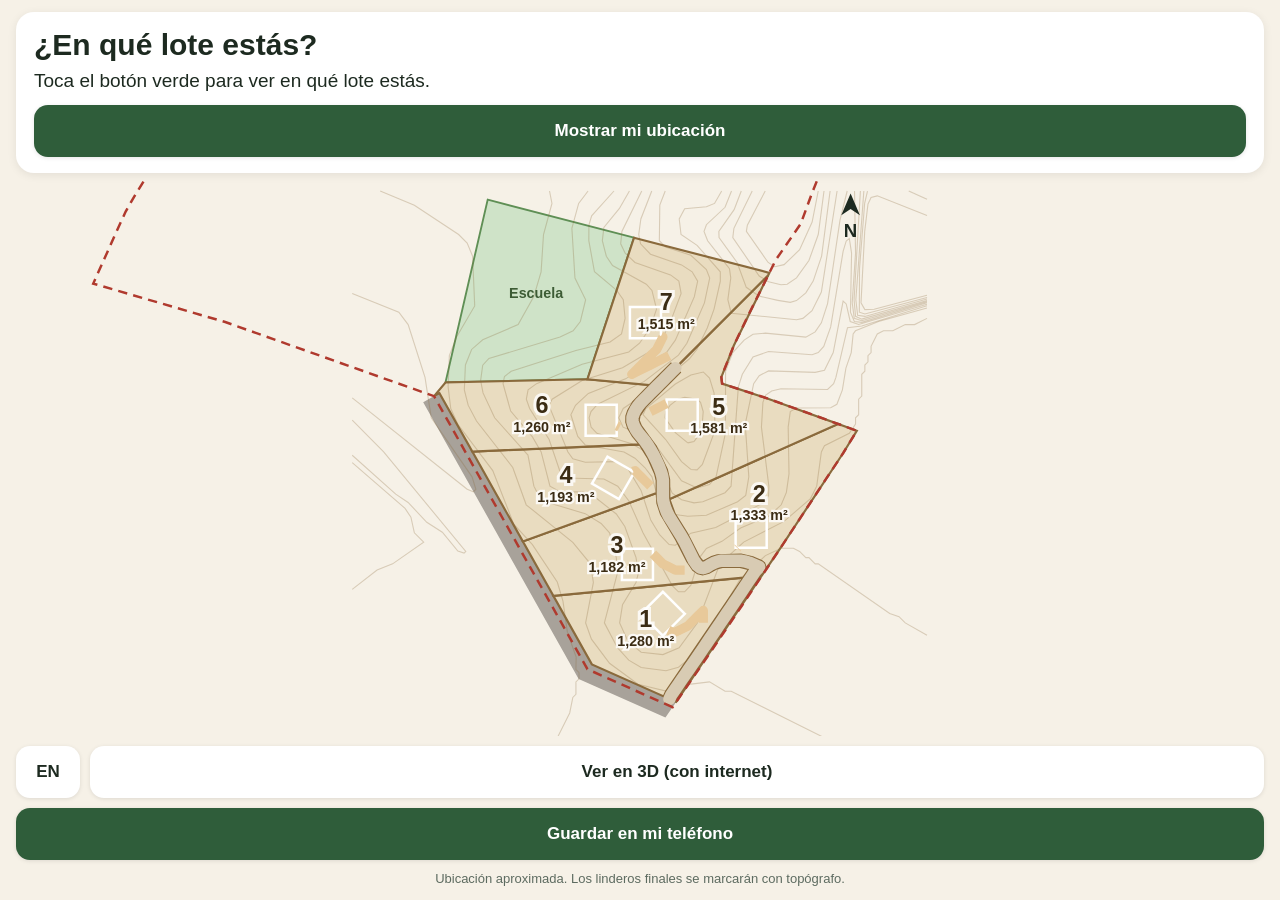
<file: campo/index.html>
<!doctype html>
<html lang="es">
  <head>
    <meta charset="UTF-8" />
    <meta name="viewport" content="width=device-width, initial-scale=1.0, viewport-fit=cover" />
    <title>Lotes Zapotal</title>
    <meta name="theme-color" content="#2f5d3a" />
    <meta name="apple-mobile-web-app-capable" content="yes" />
    <meta name="apple-mobile-web-app-title" content="Lotes Zapotal" />
    <link rel="manifest" href="manifest.webmanifest" />
    <link rel="icon" href="icon-192.png" />
    <link rel="apple-touch-icon" href="icon-180.png" />
    <style>
      :root {
        --bg: #f6f1e7;
        --ink: #1d2a20;
        --muted: #5d6b60;
        --card: #ffffff;
        --brand: #2f5d3a;
        --brand-ink: #ffffff;
        --lot: #e9dcc0;
        --lot-line: #8a6a3c;
        --here: #f2b84b;
        --warn: #b4501f;
        --road: #a8a29a;
        --lane: #d8cbb3;
        --school: #cfe3c8;
        --dot: #1a73e8;
      }
      * { box-sizing: border-box; }
      html, body { margin: 0; height: 100%; background: var(--bg); color: var(--ink); }
      body {
        font-family: -apple-system, BlinkMacSystemFont, 'Segoe UI', Roboto, Helvetica, Arial, sans-serif;
        display: flex; flex-direction: column;
        padding: env(safe-area-inset-top) 0 env(safe-area-inset-bottom);
        -webkit-tap-highlight-color: transparent;
      }
      header {
        margin: 12px 16px 8px; padding: 16px 18px; background: var(--card); border-radius: 18px;
        box-shadow: 0 2px 10px rgba(0, 0, 0, 0.08);
      }
      #title { font-size: 30px; font-weight: 800; line-height: 1.15; }
      #sub { font-size: 19px; margin-top: 6px; line-height: 1.3; }
      #hint { font-size: 16px; margin-top: 8px; color: var(--warn); font-weight: 600; }
      #hint:empty { display: none; }
      #help { font-size: 17px; line-height: 1.4; margin-top: 10px; }
      #help:empty { display: none; }
      #help ol { margin: 6px 0 0; padding-left: 22px; }
      #help li { margin-bottom: 4px; }
      #actions { margin-top: 12px; }
      #actions button[hidden] { display: none; }
      #mapwrap { flex: 1; min-height: 0; margin: 0 16px; position: relative; }
      svg { width: 100%; height: 100%; display: block; touch-action: manipulation; }
      .bnd { fill: none; stroke: #b03a2e; stroke-width: 0.8; stroke-dasharray: 3 2; }
      .cont { fill: none; stroke: #8a6a3c; stroke-opacity: 0.28; stroke-width: 0.35; }
      .road { fill: var(--road); }
      .school { fill: var(--school); stroke: #5f8f55; stroke-width: 0.6; }
      .lane { fill: none; stroke: var(--lane); stroke-width: 4; stroke-linejoin: round; stroke-linecap: round; }
      .turn { fill: var(--lane); }
      .drive { fill: none; stroke: #e8c99a; stroke-linejoin: round; stroke-linecap: butt; }
      .lot { fill: var(--lot); stroke: var(--lot-line); stroke-width: 0.7; }
      .lot.on { fill: var(--here); stroke: #6b4a12; stroke-width: 1.4; }
      .pad { fill: none; stroke: #ffffff; stroke-width: 0.8; }
      .lbl { font-size: 7.5px; font-weight: 800; fill: #3b2c14; text-anchor: middle; paint-order: stroke; stroke: rgba(255,255,255,0.8); stroke-width: 2px; }
      .lbl2 { font-size: 4.6px; font-weight: 600; fill: #3b2c14; text-anchor: middle; paint-order: stroke; stroke: rgba(255,255,255,0.8); stroke-width: 1.5px; }
      .tag { font-size: 4.6px; font-weight: 700; fill: #3d5c35; text-anchor: middle; }
      .acc { fill: rgba(26, 115, 232, 0.15); stroke: rgba(26, 115, 232, 0.5); stroke-width: 0.5; }
      .dot { fill: var(--dot); stroke: #fff; stroke-width: 1.2; }
      .north { font-size: 6px; font-weight: 800; fill: var(--ink); text-anchor: middle; }
      footer { padding: 10px 16px 12px; }
      .row { display: flex; gap: 10px; }
      button, a.btn {
        flex: 1; min-height: 52px; border-radius: 14px; border: 0; font-size: 17px; font-weight: 700;
        background: var(--card); color: var(--ink); box-shadow: 0 1px 4px rgba(0, 0, 0, 0.1);
        display: flex; align-items: center; justify-content: center; text-decoration: none; padding: 0 10px; text-align: center;
      }
      button.main { background: var(--brand); color: var(--brand-ink); }
      button.lang { flex: 0 0 64px; }
      #save { margin-top: 10px; width: 100%; }
      #note { font-size: 13px; color: var(--muted); margin-top: 10px; line-height: 1.35; text-align: center; }
      #sheet {
        position: fixed; inset: 0; background: rgba(0, 0, 0, 0.45); display: none; align-items: flex-end; z-index: 10;
      }
      #sheet.open { display: flex; }
      #sheet > div {
        background: var(--card); width: 100%; border-radius: 20px 20px 0 0; padding: 22px 20px calc(22px + env(safe-area-inset-bottom));
        font-size: 19px; line-height: 1.45;
      }
      #sheet ol { padding-left: 22px; margin: 8px 0 16px; }
      #sheet li { margin-bottom: 8px; }
    </style>
  </head>
  <body>
    <header>
      <div id="title">…</div>
      <div id="sub"></div>
      <div id="hint"></div>
      <div id="help"></div>
      <div class="row" id="actions">
        <button class="main" id="gpsBtn"></button>
        <button id="copyBtn"></button>
      </div>
    </header>
    <div id="mapwrap"><svg id="map" aria-label="Mapa de lotes"></svg></div>
    <footer>
      <div class="row">
        <button class="lang" id="lang">EN</button>
        <a class="btn" id="go3d" href="../" target="_blank" rel="noopener"></a>
      </div>
      <button class="main" id="save"></button>
      <div id="note"></div>
    </footer>
    <div id="sheet" role="dialog" aria-modal="true">
      <div>
        <div id="sheetText"></div>
        <button class="main" id="sheetOk" style="width: 100%">OK</button>
      </div>
    </div>
    <script src="data.js"></script>
    <script src="app.js"></script>
  </body>
</html>
</file>
